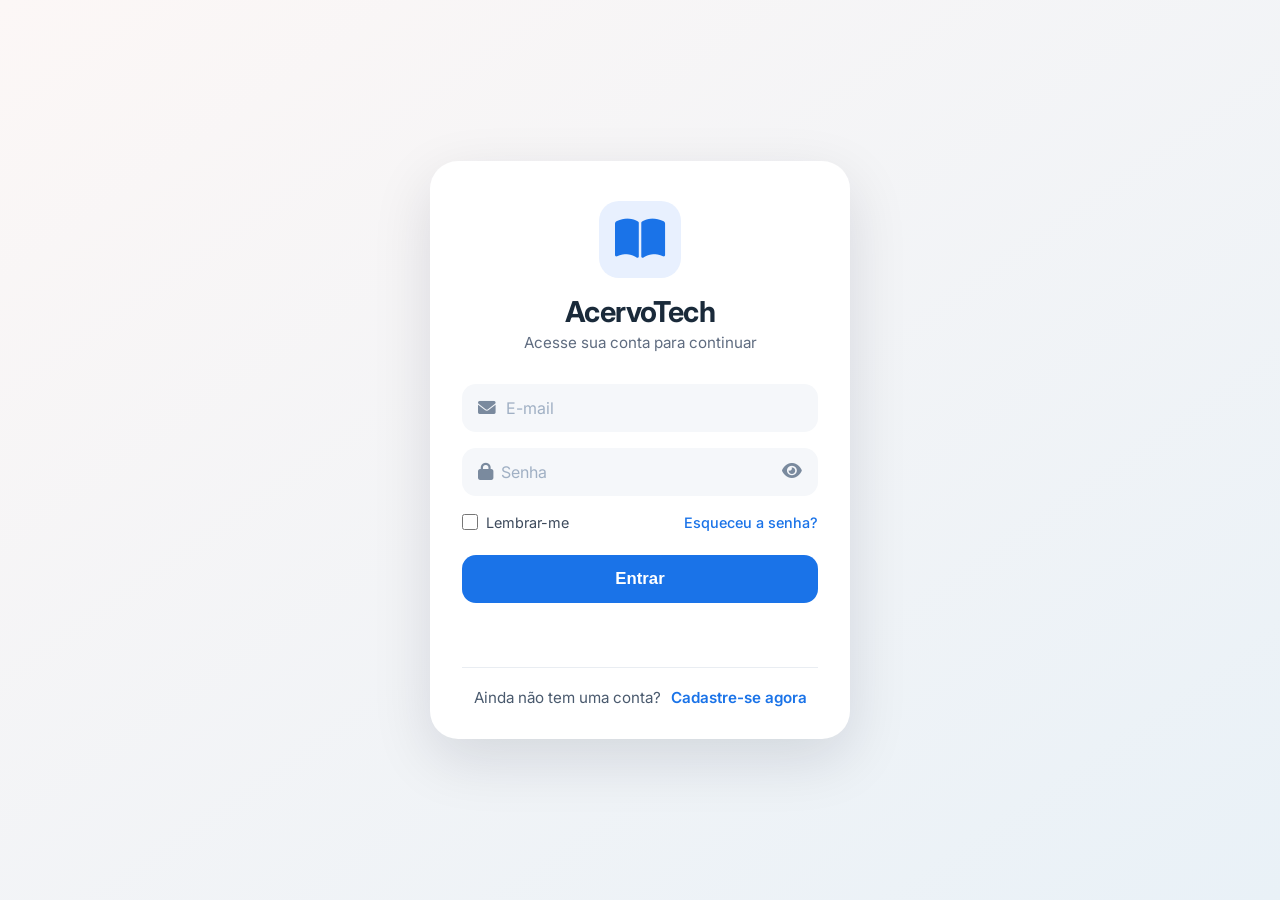
<file: ACERVO-TECH DIGITAL/index.html>
<!DOCTYPE html>
<html lang="pt-BR">
<head>
    <meta charset="UTF-8" />
    <meta name="viewport" content="width=device-width, initial-scale=1.0" />
    <title>Login • AcervoTech</title>
    <link rel="preconnect" href="https://fonts.googleapis.com" />
    <link rel="preconnect" href="https://fonts.gstatic.com" crossorigin />
    <link href="https://fonts.googleapis.com/css2?family=Inter:opsz,wght@14..32,400;14..32,500;14..32,600;14..32,700&display=swap" rel="stylesheet" />
    <link rel="stylesheet" href="https://cdnjs.cloudflare.com/ajax/libs/font-awesome/6.0.0-beta3/css/all.min.css" />
    <link rel="stylesheet" href="css/estilo.css" />
</head>
<body>
    <div class="login-wrapper">
        <div class="login-card">
            <div class="login-header">
                <i class="fas fa-book-open login-icon"></i>
                <h1>AcervoTech</h1>
                <p>Acesse sua conta para continuar</p>
            </div>
            <form id="formLogin" class="login-form">
                <div class="input-group">
                    <i class="fas fa-envelope"></i>
                    <input type="email" id="email" placeholder="E-mail" required />
                </div>
                <div class="input-group">
                    <i class="fas fa-lock"></i>
                    <input type="password" id="senha" placeholder="Senha" required />
                    <button type="button" class="toggle-password" onclick="toggleSenha()">
                        <i class="fas fa-eye" id="iconeOlho"></i>
                    </button>
                </div>
                <div class="login-options">
                    <label class="remember-me">
                        <input type="checkbox" id="lembrar" /> Lembrar-me
                    </label>
                    <a href="esqueci-senha.html" class="forgot-link">Esqueceu a senha?</a>
                </div>
                <button type="submit" class="btn-primary">Entrar</button>
                <div id="mensagemErro" class="error-message"></div>
            </form>
            <div class="login-footer">
                <span class="question">Ainda não tem uma conta?</span>
                <a href="register.html" class="register-link">Cadastre-se agora</a>
            </div>
        </div>
    </div>
    <script>
        function toggleSenha() {
            const campo = document.getElementById('senha');
            const icone = document.getElementById('iconeOlho');
            if (campo.type === 'password') {
                campo.type = 'text';
                icone.classList.remove('fa-eye');
                icone.classList.add('fa-eye-slash');
            } else {
                campo.type = 'password';
                icone.classList.remove('fa-eye-slash');
                icone.classList.add('fa-eye');
            }
        }
    </script>
    <script src="js/auth.js"></script>
</body>
</html>
</file>
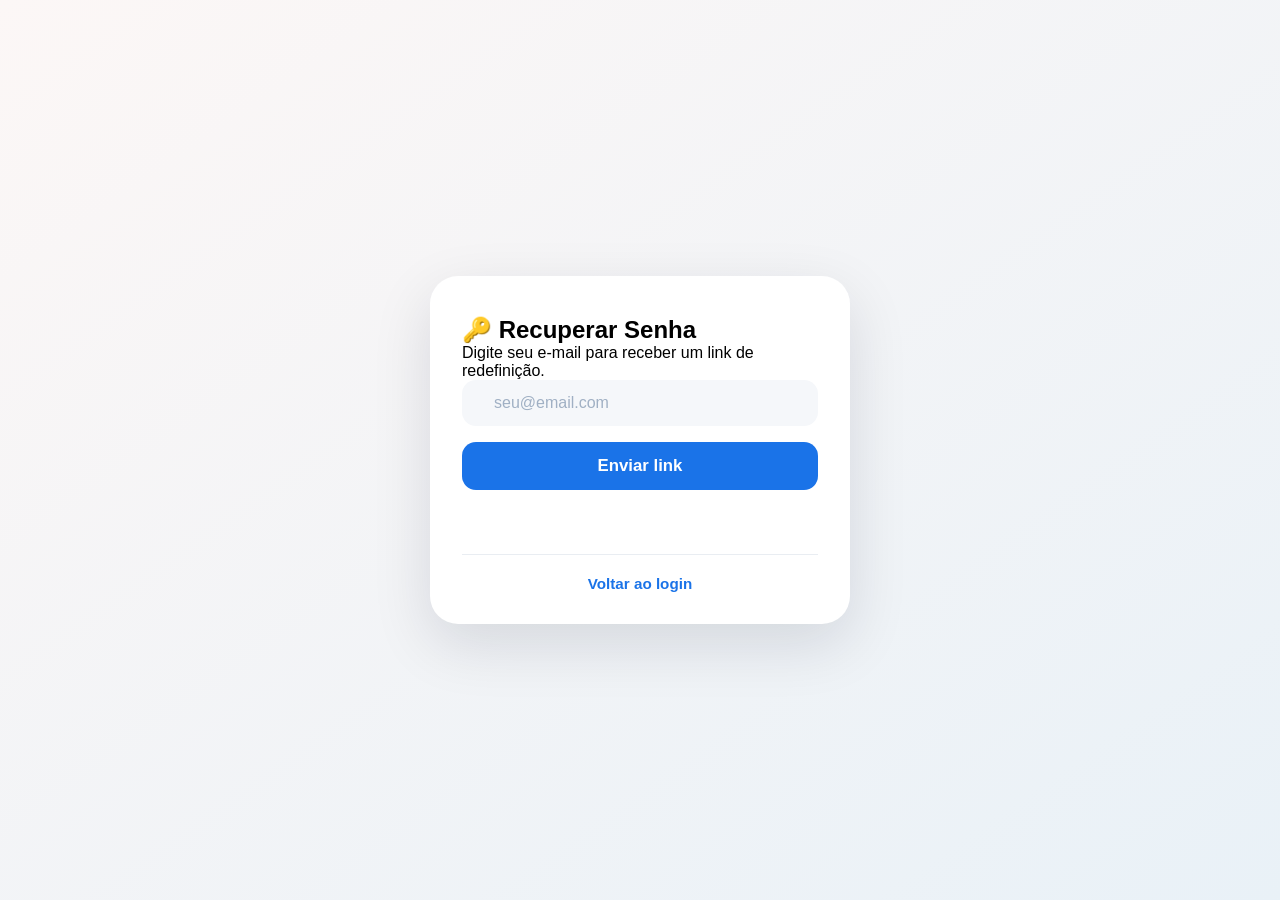
<file: ACERVO-TECH DIGITAL/esqueci-senha.html>
<!DOCTYPE html>
<html lang="pt-BR">
<head>
    <meta charset="UTF-8" />
    <meta name="viewport" content="width=device-width, initial-scale=1.0" />
    <title>Recuperar Senha</title>
    <link rel="stylesheet" href="css/estilo.css" />
</head>
<body>
    <div class="login-wrapper">
        <div class="login-card">
            <h2>🔑 Recuperar Senha</h2>
            <p>Digite seu e-mail para receber um link de redefinição.</p>
            <form id="formRecuperar" class="login-form">
                <div class="input-group">
                    <i class="fas fa-envelope"></i>
                    <input type="email" id="emailRecuperacao" placeholder="seu@email.com" required />
                </div>
                <button type="submit" class="btn-primary">Enviar link</button>
                <div id="mensagemRecuperacao" class="error-message"></div>
            </form>
            <div class="login-footer">
                <a href="index.html" class="register-link">Voltar ao login</a>
            </div>
        </div>
    </div>
    <script>
        document.getElementById('formRecuperar').addEventListener('submit', function(e) {
            e.preventDefault();
            const email = document.getElementById('emailRecuperacao').value;
            document.getElementById('mensagemRecuperacao').innerHTML =
                `<span style="color:#2e7d32;">Link enviado para ${email} (simulação).</span>`;
            document.getElementById('emailRecuperacao').value = '';
        });
    </script>
</body>
</html>
</file>
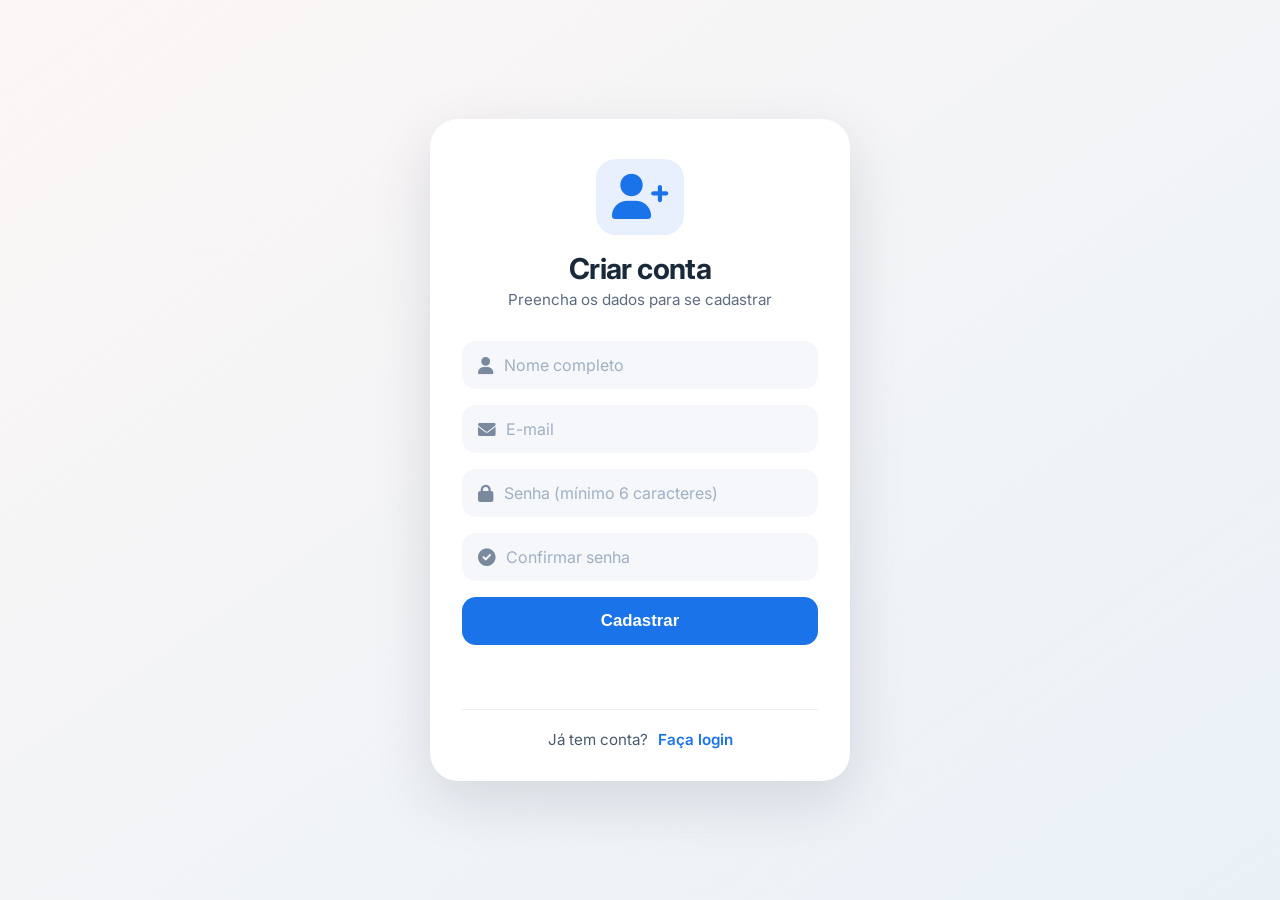
<file: ACERVO-TECH DIGITAL/register.html>
<!DOCTYPE html>
<html lang="pt-BR">
<head>
    <meta charset="UTF-8" />
    <meta name="viewport" content="width=device-width, initial-scale=1.0" />
    <title>Cadastro • AcervoTech</title>
    <link rel="preconnect" href="https://fonts.googleapis.com" />
    <link rel="preconnect" href="https://fonts.gstatic.com" crossorigin />
    <link href="https://fonts.googleapis.com/css2?family=Inter:opsz,wght@14..32,400;14..32,500;14..32,600;14..32,700&display=swap" rel="stylesheet" />
    <link rel="stylesheet" href="https://cdnjs.cloudflare.com/ajax/libs/font-awesome/6.0.0-beta3/css/all.min.css" />
    <link rel="stylesheet" href="css/estilo.css" />
</head>
<body>
    <div class="login-wrapper">
        <div class="login-card">
            <div class="login-header">
                <i class="fas fa-user-plus login-icon"></i>
                <h1>Criar conta</h1>
                <p>Preencha os dados para se cadastrar</p>
            </div>
            <form id="formCadastro" class="login-form">
                <div class="input-group">
                    <i class="fas fa-user"></i>
                    <input type="text" id="nomeCompleto" placeholder="Nome completo" required />
                </div>
                <div class="input-group">
                    <i class="fas fa-envelope"></i>
                    <input type="email" id="emailCadastro" placeholder="E-mail" required />
                </div>
                <div class="input-group">
                    <i class="fas fa-lock"></i>
                    <input type="password" id="senhaCadastro" placeholder="Senha (mínimo 6 caracteres)" required minlength="6" />
                </div>
                <div class="input-group">
                    <i class="fas fa-check-circle"></i>
                    <input type="password" id="confirmarSenha" placeholder="Confirmar senha" required />
                </div>
                <button type="submit" class="btn-primary">Cadastrar</button>
                <div id="mensagemCadastro" class="error-message"></div>
            </form>
            <div class="login-footer">
                <span class="question">Já tem conta?</span>
                <a href="index.html" class="register-link">Faça login</a>
            </div>
        </div>
    </div>
    <script>
        document.getElementById('formCadastro').addEventListener('submit', function(e) {
            e.preventDefault();
            const nome = document.getElementById('nomeCompleto').value.trim();
            const email = document.getElementById('emailCadastro').value.trim();
            const senha = document.getElementById('senhaCadastro').value;
            const confirmar = document.getElementById('confirmarSenha').value;
            const msg = document.getElementById('mensagemCadastro');

            if (senha !== confirmar) {
                msg.textContent = 'As senhas não coincidem.';
                msg.style.color = '#d32f2f';
                return;
            }
            if (senha.length < 6) {
                msg.textContent = 'A senha deve ter pelo menos 6 caracteres.';
                msg.style.color = '#d32f2f';
                return;
            }

            const usuarios = JSON.parse(localStorage.getItem('usuariosCadastrados') || '[]');
            if (usuarios.some(u => u.email === email)) {
                msg.textContent = 'Este e-mail já está cadastrado.';
                msg.style.color = '#d32f2f';
                return;
            }
            usuarios.push({ nome, email, senha });
            localStorage.setItem('usuariosCadastrados', JSON.stringify(usuarios));
            msg.textContent = 'Cadastro realizado! Redirecionando...';
            msg.style.color = '#2e7d32';
            setTimeout(() => window.location.href = 'index.html', 1500);
        });
    </script>
</body>
</html>
</file>
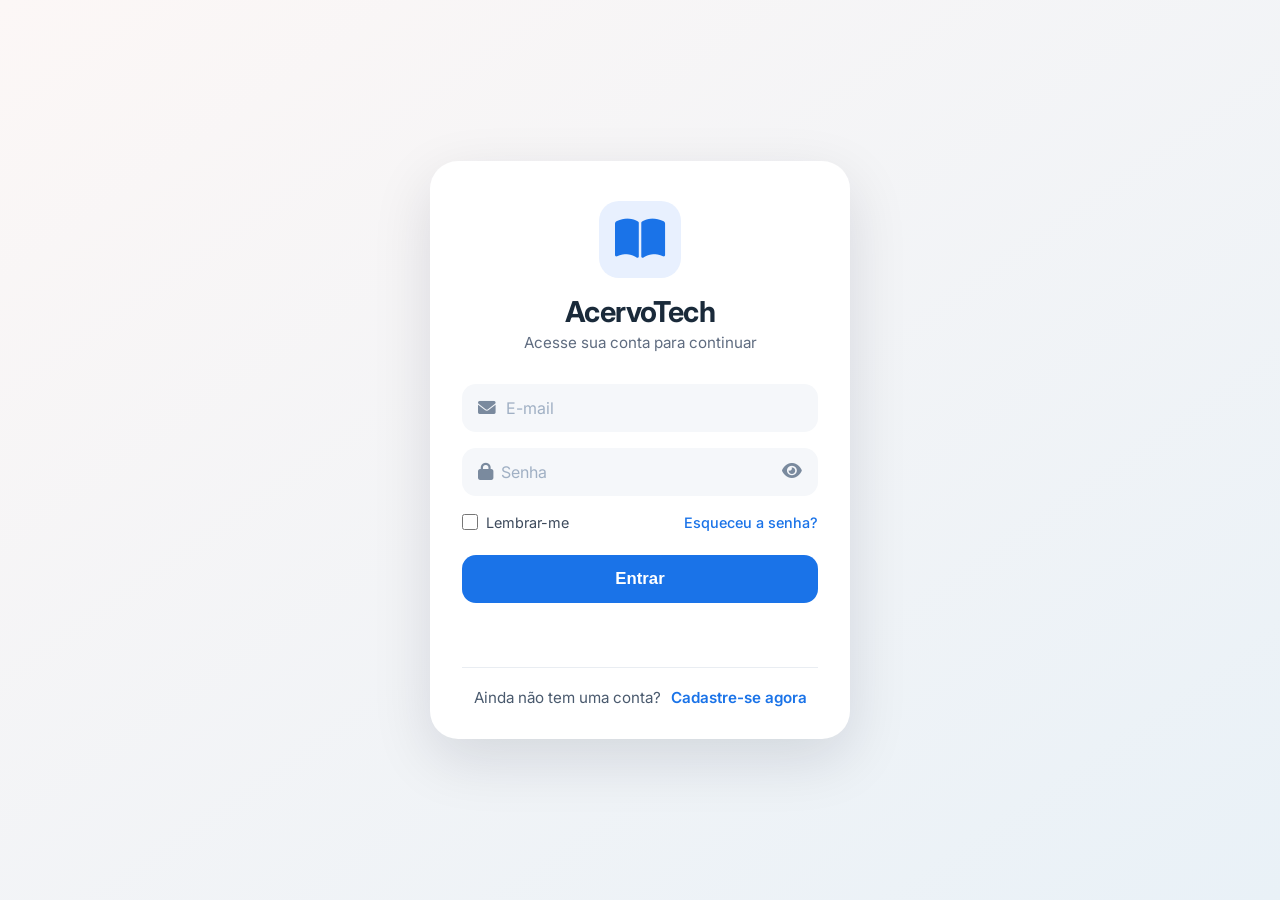
<file: ACERVO-TECH DIGITAL/pages/consultar.html>
<!DOCTYPE html>
<html lang="pt-BR">
<head>
    <meta charset="UTF-8">
    <meta name="viewport" content="width=device-width, initial-scale=1.0">
    <title>Consultar - AcervoTech</title>
    <link rel="stylesheet" href="../css/estilo.css">
</head>
<body>
    <div class="container">
        <nav>
            <div class="logo">📚 AcervoTech</div>
            <div class="menu">
                <a href="dashboard.html">Dashboard</a>
                <a href="livros.html">Livros</a>
                <a href="usuarios.html">Usuários</a>
                <a href="emprestimos.html">Empréstimos</a>
                <a href="devolucoes.html">Devoluções</a>
                <a href="consultar.html" class="ativo">Consultar</a>
                <a href="relatorios.html">Relatórios</a>
            </div>
            <div class="usuario">
                <span id="nomeUsuario"></span>
                <button onclick="logout()">Sair</button>
            </div>
        </nav>

        <h2>Consultar Acervo</h2>
        <div class="busca">
            <input type="text" id="campoBusca" placeholder="Digite título ou autor...">
            <button onclick="buscar()">Buscar</button>
            <button onclick="limparBusca()" style="background:#999;">Limpar</button>
        </div>
        <div id="resultados"></div>
    </div>

    <script src="../js/dados.js"></script>
    <script src="../js/auth.js"></script>
    <script>
        function buscar() {
            const termo = document.getElementById('campoBusca').value.trim().toLowerCase();
            const container = document.getElementById('resultados');
            if (!termo) {
                container.innerHTML = '<p>Digite um termo para buscar.</p>';
                return;
            }
            const resultados = livros.filter(l => 
                l.titulo.toLowerCase().includes(termo) || 
                l.autor.toLowerCase().includes(termo)
            );
            if (resultados.length === 0) {
                container.innerHTML = `<p>Nenhum livro encontrado para "${termo}".</p>`;
                return;
            }
            let html = `<h3>${resultados.length} resultado(s):</h3><div class="card-grid">`;
            resultados.forEach(l => {
                html += `
                    <div class="card" style="text-align:left;">
                        <h4>${l.titulo}</h4>
                        <p><strong>Autor:</strong> ${l.autor}</p>
                        <p><strong>ISBN:</strong> ${l.isbn}</p>
                        <p><strong>Categoria:</strong> ${l.categoria}</p>
                        <p><strong>Disponíveis:</strong> ${l.disponiveis} / ${l.exemplares}</p>
                        <p>${l.disponiveis > 0 ? '✅ Disponível' : '❌ Indisponível'}</p>
                    </div>
                `;
            });
            html += '</div>';
            container.innerHTML = html;
        }

        function limparBusca() {
            document.getElementById('campoBusca').value = '';
            document.getElementById('resultados').innerHTML = '';
        }

        document.addEventListener('DOMContentLoaded', function() {
            verificarAutenticacao();
            exibirUsuarioNoMenu();
            document.getElementById('campoBusca').addEventListener('keypress', function(e) {
                if (e.key === 'Enter') buscar();
            });
        });
    </script>
</body>
</html>
</file>
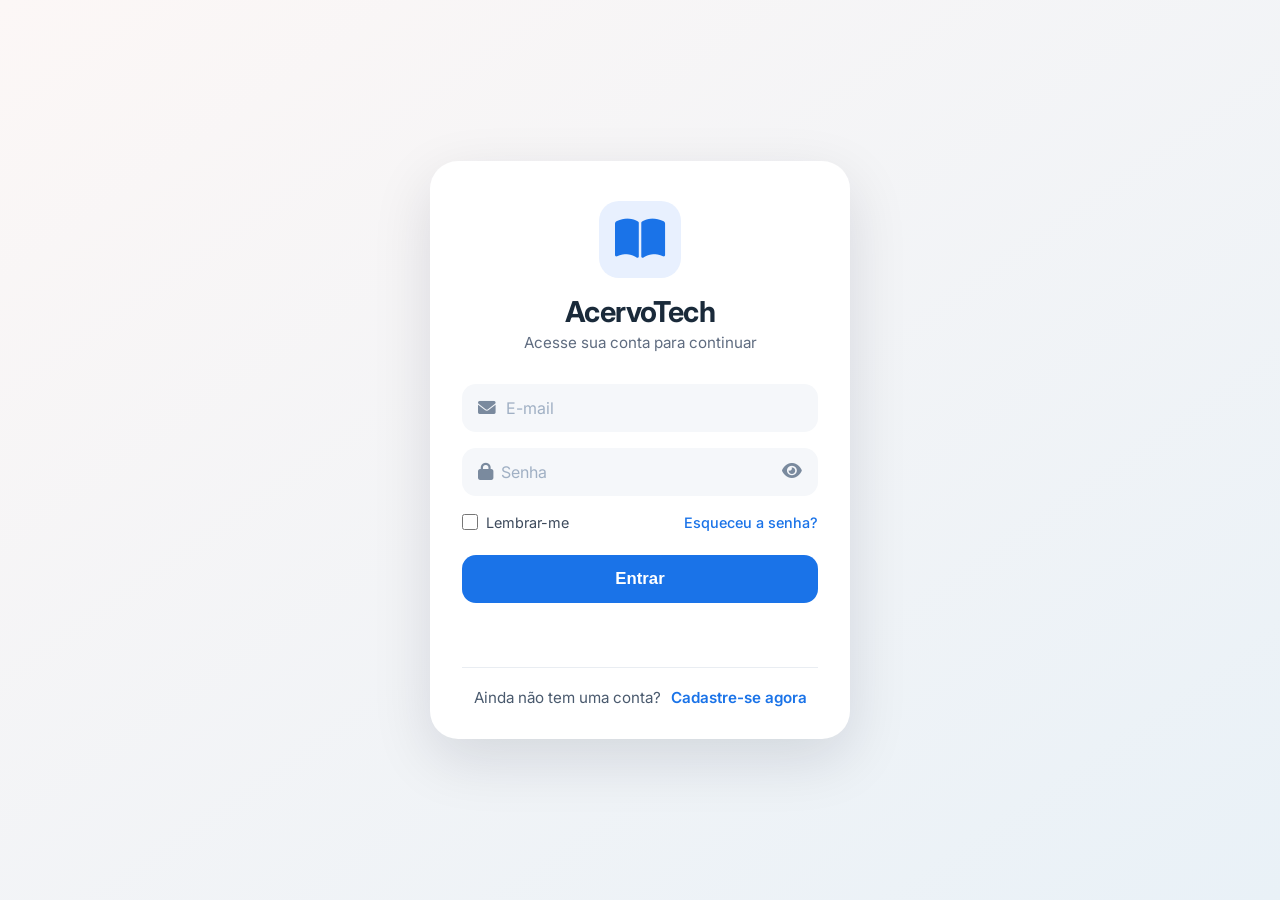
<file: ACERVO-TECH DIGITAL/pages/dashboard.html>
<!DOCTYPE html>
<html lang="pt-BR">
<head>
    <meta charset="UTF-8">
    <meta name="viewport" content="width=device-width, initial-scale=1.0">
    <title>Dashboard - AcervoTech</title>
    <link rel="stylesheet" href="../css/estilo.css">
</head>
<body>
    <div class="container">
        <nav>
            <div class="logo">📚 AcervoTech</div>
            <div class="menu">
                <a href="dashboard.html" class="ativo">Dashboard</a>
                <a href="livros.html">Livros</a>
                <a href="usuarios.html">Usuários</a>
                <a href="emprestimos.html">Empréstimos</a>
                <a href="devolucoes.html">Devoluções</a>
                <a href="consultar.html">Consultar</a>
                <a href="relatorios.html">Relatórios</a>
            </div>
            <div class="usuario">
                <span id="nomeUsuario"></span>
                <button onclick="logout()">Sair</button>
            </div>
        </nav>

        <h2>Dashboard</h2>
        <div class="card-grid">
            <div class="card primary"><h3>Total Livros</h3><div class="numero" id="totalLivros">0</div></div>
            <div class="card success"><h3>Usuários Ativos</h3><div class="numero" id="totalUsuarios">0</div></div>
            <div class="card warning"><h3>Empréstimos Ativos</h3><div class="numero" id="totalEmprestimos">0</div></div>
            <div class="card danger"><h3>Indisponíveis</h3><div class="numero" id="totalIndisponiveis">0</div></div>
        </div>

        <div id="areaAdmin" style="display:none;" class="alert">🔒 Administrador – acesso total.</div>
        <div id="areaVisitante" style="display:none;" class="alert">👤 Visitante – apenas consulta.</div>
    </div>

    <script src="../js/dados.js"></script>
    <script src="../js/auth.js"></script>
    <script>
        document.addEventListener('DOMContentLoaded', function() {
            const usuario = verificarAutenticacao();
            exibirUsuarioNoMenu();
            if (usuario.perfil === 'administrador') {
                document.getElementById('areaAdmin').style.display = 'block';
            } else {
                document.getElementById('areaVisitante').style.display = 'block';
            }
            document.getElementById('totalLivros').textContent = livros.length;
            document.getElementById('totalUsuarios').textContent = usuarios.filter(u => u.ativo).length;
            document.getElementById('totalEmprestimos').textContent = emprestimos.filter(e => e.status === 'ativo').length;
            document.getElementById('totalIndisponiveis').textContent = livros.filter(l => l.disponiveis === 0).length;
        });
    </script>
</body>
</html>
</file>
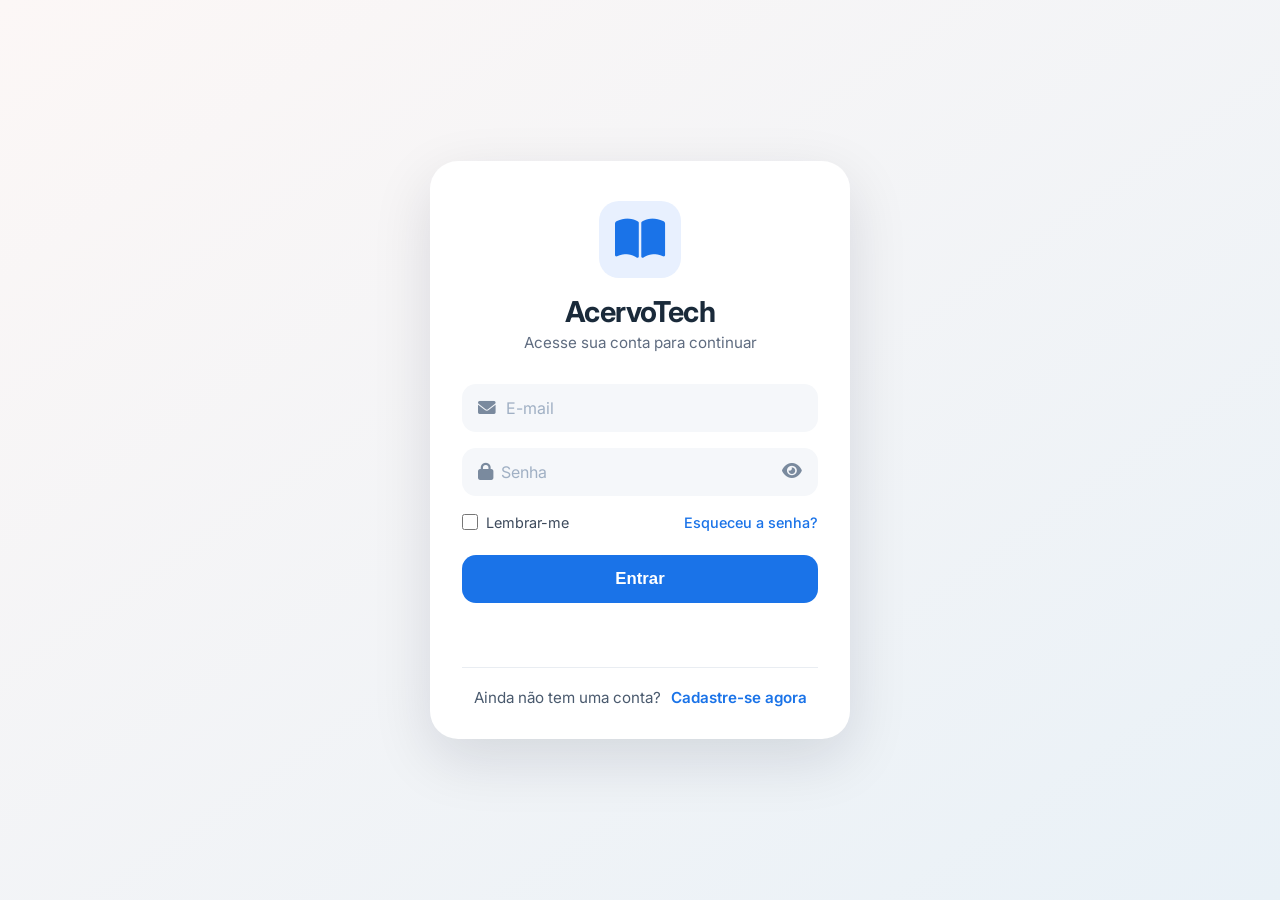
<file: ACERVO-TECH DIGITAL/pages/devolucoes.html>
<!DOCTYPE html>
<html lang="pt-BR">
<head>
    <meta charset="UTF-8">
    <meta name="viewport" content="width=device-width, initial-scale=1.0">
    <title>Devoluções - AcervoTech</title>
    <link rel="stylesheet" href="../css/estilo.css">
</head>
<body>
    <div class="container">
        <nav>
            <div class="logo">📚 AcervoTech</div>
            <div class="menu">
                <a href="dashboard.html">Dashboard</a>
                <a href="livros.html">Livros</a>
                <a href="usuarios.html">Usuários</a>
                <a href="emprestimos.html">Empréstimos</a>
                <a href="devolucoes.html" class="ativo">Devoluções</a>
                <a href="consultar.html">Consultar</a>
                <a href="relatorios.html">Relatórios</a>
            </div>
            <div class="usuario">
                <span id="nomeUsuario"></span>
                <button onclick="logout()">Sair</button>
            </div>
        </nav>

        <h2>Registrar Devolução</h2>
        <div class="tabela-wrapper">
            <table>
                <thead><tr><th>ID</th><th>Livro</th><th>Usuário</th><th>Previsão</th><th>Status</th><th>Ação</th></tr></thead>
                <tbody id="tabelaDevolucoes"></tbody>
            </table>
        </div>

        <div id="detalhesMulta" style="display:none; margin-top:20px; background:white; padding:20px; border-radius:16px;">
            <h3>Detalhes da Devolução</h3>
            <div id="infoMulta"></div>
            <button onclick="confirmarDevolucao()" class="btn-primary" style="width:auto;">Confirmar Devolução</button>
            <button onclick="fecharDetalhesMulta()" style="background:#999; border:none; padding:10px 20px; border-radius:12px; color:white; cursor:pointer;">Cancelar</button>
        </div>
    </div>

    <script src="../js/dados.js"></script>
    <script src="../js/auth.js"></script>
    <script>
        let emprestimoSelecionado = null;

        function carregarDevolucoes() {
            const tbody = document.getElementById('tabelaDevolucoes');
            tbody.innerHTML = '';
            const ativos = emprestimos.filter(e => e.status === 'ativo');
            if (ativos.length === 0) {
                tbody.innerHTML = '<tr><td colspan="6">Nenhum empréstimo ativo.</td></tr>';
                return;
            }
            ativos.forEach(e => {
                const livro = livros.find(l => l.id === e.idLivro);
                const usuario = usuarios.find(u => u.id === e.idUsuario);
                const hoje = new Date();
                const previsao = new Date(e.dataDevolucaoPrevista);
                const atrasado = hoje > previsao;
                const tr = document.createElement('tr');
                tr.innerHTML = `
                    <td>${e.id}</td>
                    <td>${livro ? livro.titulo : 'N/A'}</td>
                    <td>${usuario ? usuario.nome : 'N/A'}</td>
                    <td>${e.dataDevolucaoPrevista}</td>
                    <td><span class="status ${atrasado ? 'atrasado' : 'ativo'}">${atrasado ? 'Atrasado' : 'Em dia'}</span></td>
                    <td><button onclick="prepararDevolucao(${e.id})" class="btn-primary" style="width:auto; padding:6px 16px;">Devolver</button></td>
                `;
                tbody.appendChild(tr);
            });
        }

        function prepararDevolucao(id) {
            const emprestimo = emprestimos.find(e => e.id === id);
            if (!emprestimo) return;
            emprestimoSelecionado = emprestimo;
            const hoje = new Date();
            const previsao = new Date(emprestimo.dataDevolucaoPrevista);
            let multa = 0, dias = 0, msg = '✅ Em dia. Sem multa.';
            if (hoje > previsao) {
                dias = Math.ceil((hoje - previsao) / (1000*60*60*24));
                multa = dias * 2.00;
                msg = `⚠️ Atraso de ${dias} dias. Multa: R$ ${multa.toFixed(2)}`;
            }
            document.getElementById('infoMulta').innerHTML = `
                <p><strong>Livro:</strong> ${livros.find(l => l.id === emprestimo.idLivro)?.titulo || 'N/A'}</p>
                <p><strong>Usuário:</strong> ${usuarios.find(u => u.id === emprestimo.idUsuario)?.nome || 'N/A'}</p>
                <p><strong>Previsão:</strong> ${emprestimo.dataDevolucaoPrevista}</p>
                <hr>
                <p>${msg}</p>
                ${multa > 0 ? `<p style="color:red;">Valor a pagar: R$ ${multa.toFixed(2)}</p>` : ''}
            `;
            document.getElementById('detalhesMulta').style.display = 'block';
        }

        function fecharDetalhesMulta() {
            document.getElementById('detalhesMulta').style.display = 'none';
            emprestimoSelecionado = null;
        }

        function confirmarDevolucao() {
            if (!emprestimoSelecionado) return;
            const emprestimo = emprestimoSelecionado;
            emprestimo.status = 'finalizado';
            const livro = livros.find(l => l.id === emprestimo.idLivro);
            if (livro) livro.disponiveis = Math.min(livro.disponiveis + 1, livro.exemplares);
            fecharDetalhesMulta();
            carregarDevolucoes();
            alert('Devolução registrada com sucesso!');
        }

        document.addEventListener('DOMContentLoaded', function() {
            verificarAutenticacao();
            exibirUsuarioNoMenu();
            carregarDevolucoes();
        });
    </script>
</body>
</html>
</file>
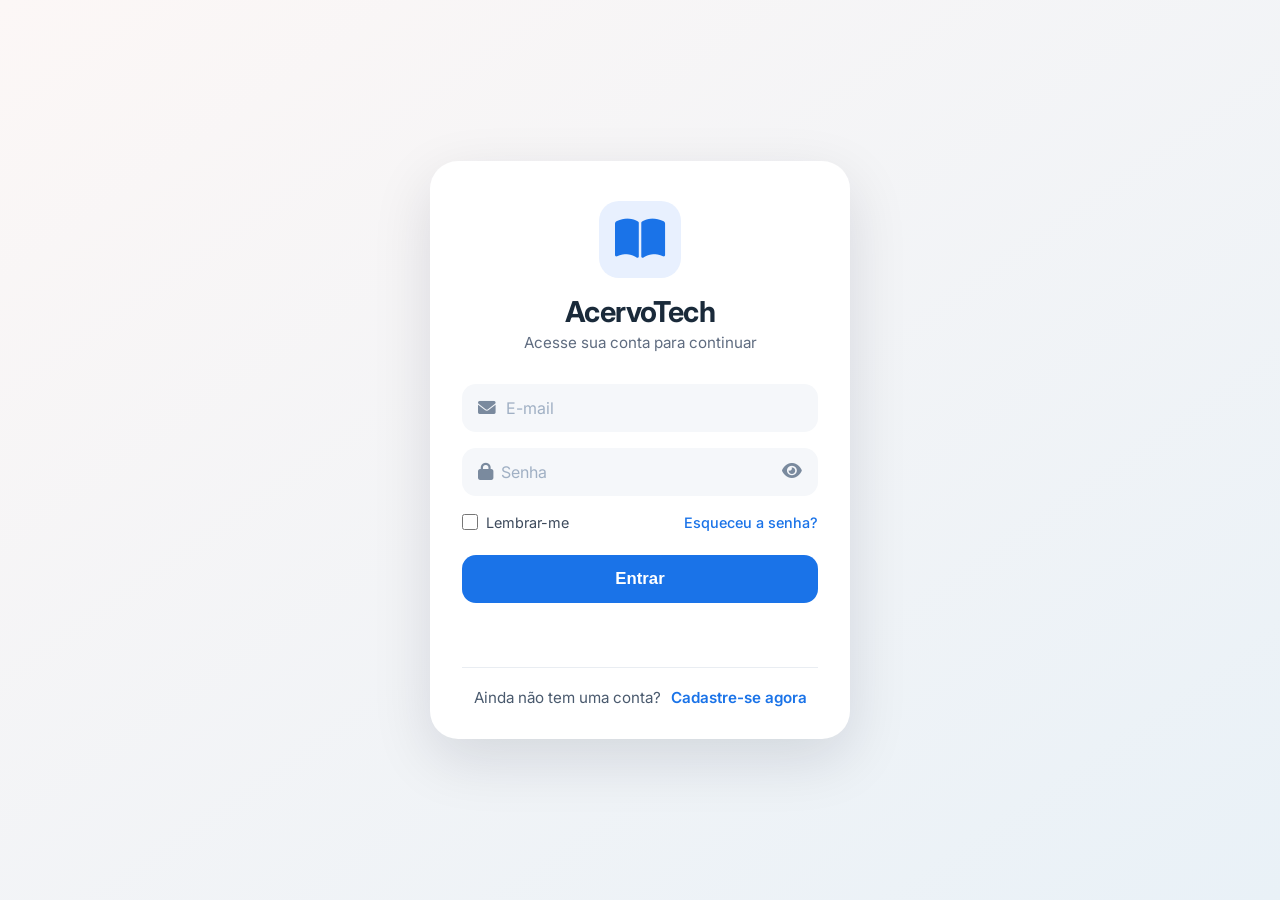
<file: ACERVO-TECH DIGITAL/pages/emprestimos.html>
<!DOCTYPE html>
<html lang="pt-BR">
<head>
    <meta charset="UTF-8">
    <meta name="viewport" content="width=device-width, initial-scale=1.0">
    <title>Empréstimos - AcervoTech</title>
    <link rel="stylesheet" href="../css/estilo.css">
</head>
<body>
    <div class="container">
        <nav>
            <div class="logo">📚 AcervoTech</div>
            <div class="menu">
                <a href="dashboard.html">Dashboard</a>
                <a href="livros.html">Livros</a>
                <a href="usuarios.html">Usuários</a>
                <a href="emprestimos.html" class="ativo">Empréstimos</a>
                <a href="devolucoes.html">Devoluções</a>
                <a href="consultar.html">Consultar</a>
                <a href="relatorios.html">Relatórios</a>
            </div>
            <div class="usuario">
                <span id="nomeUsuario"></span>
                <button onclick="logout()">Sair</button>
            </div>
        </nav>

        <h2>Registrar Empréstimo</h2>
        <button onclick="abrirFormEmprestimo()" class="btn-primary" style="width:auto; margin-bottom:16px;">+ Novo Empréstimo</button>

        <div class="tabela-wrapper">
            <table>
                <thead><tr><th>ID</th><th>Livro</th><th>Usuário</th><th>Data Empréstimo</th><th>Previsão</th><th>Status</th></tr></thead>
                <tbody id="tabelaEmprestimos"></tbody>
            </table>
        </div>

        <div id="formEmprestimoContainer" style="display:none; margin-top:20px;">
            <div class="form-padrao">
                <h3>Novo Empréstimo</h3>
                <form id="formEmprestimo">
                    <div class="campo"><label>Livro</label><select id="idLivro" required></select></div>
                    <div class="campo"><label>Usuário</label><select id="idUsuario" required></select></div>
                    <div class="campo"><label>Data prevista devolução</label><input type="date" id="dataDevolucao" required></div>
                    <button type="submit">Registrar</button>
                    <button type="button" onclick="fecharFormEmprestimo()" style="background:#999; margin-top:10px;">Cancelar</button>
                </form>
            </div>
        </div>
    </div>

    <script src="../js/dados.js"></script>
    <script src="../js/auth.js"></script>
    <script src="../js/emprestimos.js"></script>
    <script>
        document.addEventListener('DOMContentLoaded', function() {
            verificarAutenticacao();
            exibirUsuarioNoMenu();
            carregarTabelaEmprestimos();
            carregarSelects();
        });
    </script>
</body>
</html>
</file>
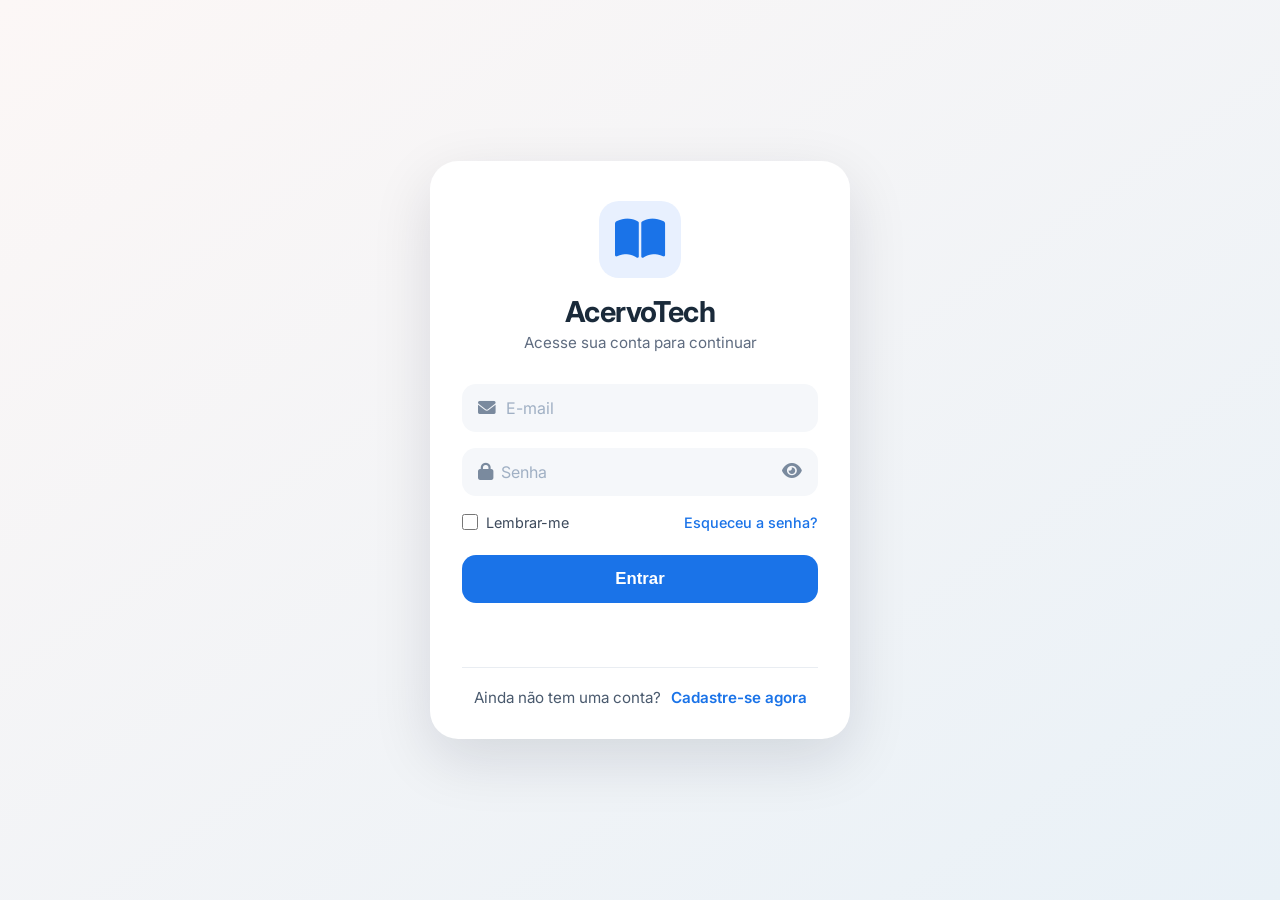
<file: ACERVO-TECH DIGITAL/pages/livros.html>
<!DOCTYPE html>
<html lang="pt-BR">
<head>
    <meta charset="UTF-8">
    <meta name="viewport" content="width=device-width, initial-scale=1.0">
    <title>AcervoTech</title>
    <link rel="stylesheet" href="../css/estilo.css">
</head>
<body>
    <div class="container">
        <nav>
            <div class="logo">📚 AcervoTech</div>
            <div class="menu">
                <a href="dashboard.html">Dashboard</a>
                <a href="livros.html" class="ativo">Livros</a>
                <a href="usuarios.html">Usuários</a>
                <a href="emprestimos.html">Empréstimos</a>
                <a href="devolucoes.html">Devoluções</a>
                <a href="consultar.html">Consultar</a>
                <a href="relatorios.html">Relatórios</a>
            </div>
            <div class="usuario">
                <span id="nomeUsuario"></span>
                <button onclick="logout()">Sair</button>
            </div>
        </nav>

        <h2>Gerenciar Livros</h2>
        <button onclick="abrirFormLivro()" class="btn-primary" style="width:auto; margin-bottom:16px;">+ Novo Livro</button>

        <div class="tabela-wrapper">
            <table>
                <thead><tr><th>ID</th><th>Título</th><th>Autor</th><th>ISBN</th><th>Categoria</th><th>Exemplares</th><th>Disponíveis</th><th>Ações</th></tr></thead>
                <tbody id="tabelaLivros"></tbody>
            </table>
        </div>

        <div id="formLivroContainer" style="display:none; margin-top:20px;">
            <div class="form-padrao">
                <h3 id="formLivroTitulo">Cadastrar Livro</h3>
                <form id="formLivro">
                    <input type="hidden" id="livroId">
                    <div class="campo"><label>Título</label><input type="text" id="titulo" required></div>
                    <div class="campo"><label>Autor</label><input type="text" id="autor" required></div>
                    <div class="campo"><label>ISBN</label><input type="text" id="isbn" required></div>
                    <div class="campo"><label>Categoria</label><input type="text" id="categoria" required></div>
                    <div class="campo"><label>Exemplares</label><input type="number" id="exemplares" min="1" value="1" required></div>
                    <button type="submit">Salvar</button>
                    <button type="button" onclick="fecharFormLivro()" style="background:#999; margin-top:10px;">Cancelar</button>
                </form>
            </div>
        </div>
    </div>

    <script src="../js/dados.js"></script>
    <script src="../js/auth.js"></script>
    <script src="../js/livros.js"></script>
    <script>
        document.addEventListener('DOMContentLoaded', function() {
            verificarAutenticacao();
            exibirUsuarioNoMenu();
            carregarTabelaLivros();
        });
    </script>
</body>
</html>
</file>
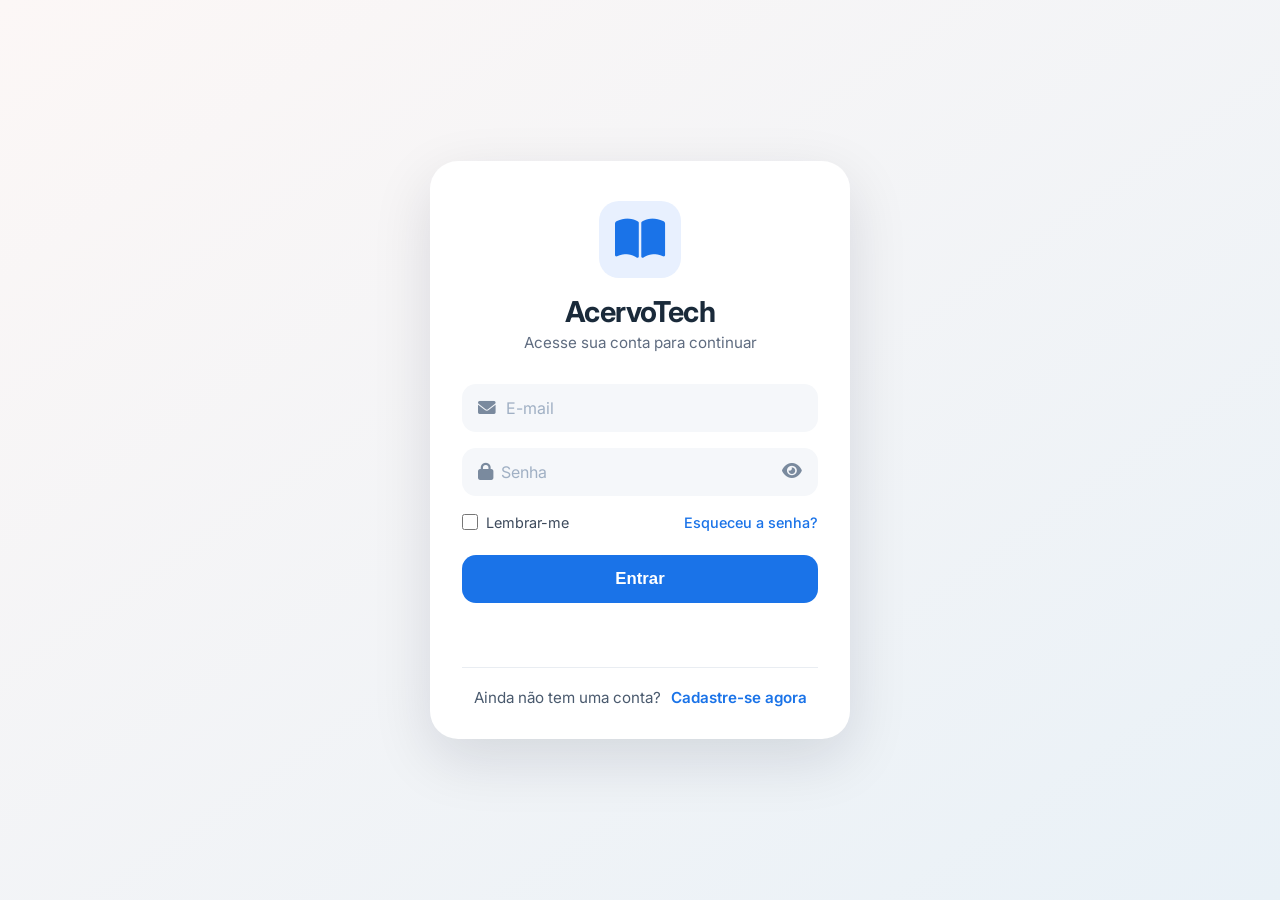
<file: ACERVO-TECH DIGITAL/pages/relatorios.html>
<!DOCTYPE html>
<html lang="pt-BR">
<head>
    <meta charset="UTF-8">
    <meta name="viewport" content="width=device-width, initial-scale=1.0">
    <title>Relatórios - AcervoTech</title>
    <link rel="stylesheet" href="../css/estilo.css">
</head>
<body>
    <div class="container">
        <nav>
            <div class="logo">📚 AcervoTech</div>
            <div class="menu">
                <a href="dashboard.html">Dashboard</a>
                <a href="livros.html">Livros</a>
                <a href="usuarios.html">Usuários</a>
                <a href="emprestimos.html">Empréstimos</a>
                <a href="devolucoes.html">Devoluções</a>
                <a href="consultar.html">Consultar</a>
                <a href="relatorios.html" class="ativo">Relatórios</a>
            </div>
            <div class="usuario">
                <span id="nomeUsuario"></span>
                <button onclick="logout()">Sair</button>
            </div>
        </nav>

        <h2>Relatórios</h2>
        <div class="card-grid">
            <div class="card primary"><h3>Total Livros</h3><div class="numero" id="totalLivrosRel">0</div></div>
            <div class="card success"><h3>Usuários Ativos</h3><div class="numero" id="totalUsuariosRel">0</div></div>
            <div class="card warning"><h3>Empréstimos Ativos</h3><div class="numero" id="totalEmprestimosRel">0</div></div>
            <div class="card danger"><h3>Indisponíveis</h3><div class="numero" id="totalIndisponiveisRel">0</div></div>
        </div>

        <div style="display:flex; gap:10px; flex-wrap:wrap; margin:20px 0;">
            <button onclick="exportarCSV()" class="btn-primary" style="width:auto;">📄 Exportar CSV</button>
            <button onclick="simularPDF()" class="btn-primary" style="width:auto; background:#6c757d;">📑 Simular PDF</button>
            <button onclick="relatorioPendencias()" class="btn-primary" style="width:auto; background:#f9a825;">⚠️ Pendências</button>
            <button onclick="relatorioGeral()" class="btn-primary" style="width:auto; background:#2e7d32;">📋 Relatório Geral</button>
        </div>

        <div id="areaRelatorio" style="background:white; padding:20px; border-radius:16px; margin-top:20px;">
            Clique em um botão para gerar o relatório.
        </div>
    </div>

    <script src="../js/dados.js"></script>
    <script src="../js/auth.js"></script>
    <script>
        function atualizarResumos() {
            document.getElementById('totalLivrosRel').textContent = livros.length;
            document.getElementById('totalUsuariosRel').textContent = usuarios.filter(u => u.ativo).length;
            document.getElementById('totalEmprestimosRel').textContent = emprestimos.filter(e => e.status === 'ativo').length;
            document.getElementById('totalIndisponiveisRel').textContent = livros.filter(l => l.disponiveis === 0).length;
        }

        function exportarCSV() {
            let csv = "ID,Título,Autor,ISBN,Categoria,Exemplares,Disponíveis\n";
            livros.forEach(l => {
                csv += `${l.id},"${l.titulo}","${l.autor}","${l.isbn}","${l.categoria}",${l.exemplares},${l.disponiveis}\n`;
            });
            const blob = new Blob([csv], { type: 'text/csv;charset=utf-8;' });
            const link = document.createElement('a');
            link.href = URL.createObjectURL(blob);
            link.download = 'relatorio_acervo.csv';
            document.body.appendChild(link);
            link.click();
            document.body.removeChild(link);
            document.getElementById('areaRelatorio').innerHTML = '<p>✅ CSV baixado com sucesso!</p>';
        }

        function simularPDF() {
            let html = '<h3>Simulação de PDF</h3><table class="tabela-wrapper"><thead><tr><th>ID</th><th>Título</th><th>Autor</th></tr></thead><tbody>';
            livros.slice(0, 5).forEach(l => {
                html += `<tr><td>${l.id}</td><td>${l.titulo}</td><td>${l.autor}</td></tr>`;
            });
            html += '</tbody></table><p><em>Exemplo dos 5 primeiros livros.</em></p>';
            document.getElementById('areaRelatorio').innerHTML = html;
        }

        function relatorioPendencias() {
            const hoje = new Date();
            const atrasados = emprestimos.filter(e => e.status === 'ativo' && new Date(e.dataDevolucaoPrevista) < hoje);
            if (atrasados.length === 0) {
                document.getElementById('areaRelatorio').innerHTML = '<p>✅ Nenhuma pendência de atraso.</p>';
                return;
            }
            let html = `<h3>⚠️ Pendências (${atrasados.length})</h3><ul>`;
            atrasados.forEach(e => {
                const usuario = usuarios.find(u => u.id === e.idUsuario);
                const livro = livros.find(l => l.id === e.idLivro);
                const dias = Math.ceil((hoje - new Date(e.dataDevolucaoPrevista)) / (1000*60*60*24));
                html += `<li>${usuario?.nome || 'N/A'} - ${livro?.titulo || 'N/A'} (${dias} dias atrasado)</li>`;
            });
            html += '</ul>';
            document.getElementById('areaRelatorio').innerHTML = html;
        }

        function relatorioGeral() {
            const categorias = {};
            livros.forEach(l => { categorias[l.categoria] = (categorias[l.categoria] || 0) + 1; });
            let html = '<h3>📋 Relatório Geral</h3><ul>';
            html += `<li>Total de livros: ${livros.length}</li>`;
            html += `<li>Usuários ativos: ${usuarios.filter(u => u.ativo).length}</li>`;
            html += `<li>Empréstimos ativos: ${emprestimos.filter(e => e.status === 'ativo').length}</li>`;
            html += '<li>Distribuição por categoria: ';
            for (let [cat, qtd] of Object.entries(categorias)) {
                html += `${cat}: ${qtd} `;
            }
            html += '</li></ul>';
            document.getElementById('areaRelatorio').innerHTML = html;
        }

        document.addEventListener('DOMContentLoaded', function() {
            verificarAutenticacao();
            exibirUsuarioNoMenu();
            atualizarResumos();
        });
    </script>
</body>
</html>
</file>
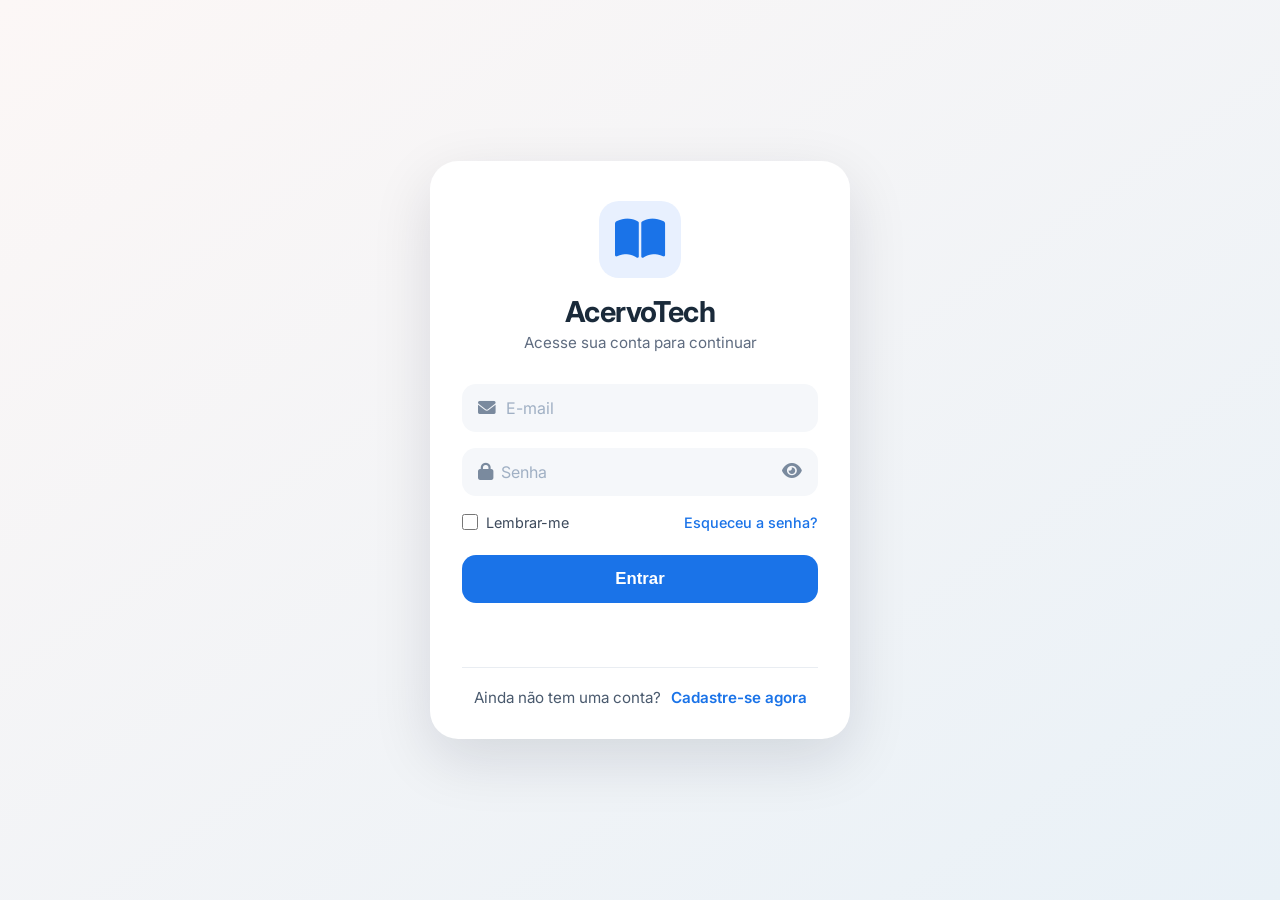
<file: ACERVO-TECH DIGITAL/pages/usuarios.html>
<!DOCTYPE html>
<html lang="pt-BR">
<head>
    <meta charset="UTF-8">
    <meta name="viewport" content="width=device-width, initial-scale=1.0">
    <title>Usuários - Biblioteca</title>
    <link rel="stylesheet" href="../css/estilo.css">
</head>
<body>
    <div class="container">
        <nav>
            <div class="logo">📚 Biblioteca</div>
            <div class="menu">
                <a href="dashboard.html">Dashboard</a>
                <a href="livros.html">Livros</a>
                <a href="usuarios.html" class="ativo">Usuários</a>
                <a href="emprestimos.html">Empréstimos</a>
                <a href="devolucoes.html">Devoluções</a>
                <a href="consultar.html">Consultar</a>
                <a href="relatorios.html">Relatórios</a>
            </div>
            <div class="usuario">
                <span id="nomeUsuario"></span>
                <button onclick="logout()">Sair</button>
            </div>
        </nav>

        <h2>Gerenciar Usuários</h2>
        <button onclick="abrirFormUsuario()" class="btn-primary" style="width:auto; margin-bottom:16px;">+ Novo Usuário</button>

        <div class="tabela-wrapper">
            <table>
                <thead><tr><th>ID</th><th>Nome</th><th>E-mail</th><th>Tipo</th><th>Ativo</th><th>Ações</th></tr></thead>
                <tbody id="tabelaUsuarios"></tbody>
            </table>
        </div>

        <div id="formUsuarioContainer" style="display:none; margin-top:20px;">
            <div class="form-padrao">
                <h3 id="formUsuarioTitulo">Cadastrar Usuário</h3>
                <form id="formUsuario">
                    <input type="hidden" id="usuarioId">
                    <div class="campo"><label>Nome</label><input type="text" id="nome" required></div>
                    <div class="campo"><label>E-mail</label><input type="email" id="email" required></div>
                    <div class="campo"><label>Tipo</label>
                        <select id="tipo"><option value="Aluno">Aluno</option><option value="Professor">Professor</option></select>
                    </div>
                    <div class="campo" style="display:flex; align-items:center; gap:10px;">
                        <input type="checkbox" id="ativo" checked>
                        <label for="ativo">Ativo</label>
                    </div>
                    <button type="submit">Salvar</button>
                    <button type="button" onclick="fecharFormUsuario()" style="background:#999; margin-top:10px;">Cancelar</button>
                </form>
            </div>
        </div>
    </div>

    <script src="../js/dados.js"></script>
    <script src="../js/auth.js"></script>
    <script src="../js/usuarios.js"></script>
    <script>
        document.addEventListener('DOMContentLoaded', function() {
            verificarAutenticacao();
            exibirUsuarioNoMenu();
            carregarTabelaUsuarios();
        });
    </script>
</body>
</html>
</file>
<file: ACERVO-TECH DIGITAL/css/estilo.css>
/* ===== RESET E BASE ===== */
* {
    margin: 0;
    padding: 0;
    box-sizing: border-box;
}

body {
    font-family: 'Inter', sans-serif;
    background: linear-gradient(145deg, #fcf7f6 0%, #e9f1f7 100%);
    min-height: 100vh;
    display: flex;
    align-items: center;
    justify-content: center;
    padding: 20px;
}

/* ===== LOGIN / CADASTRO ===== */
.login-wrapper {
    width: 100%;
    max-width: 420px;
}

.login-card {
    background: #ffffff;
    border-radius: 28px;
    box-shadow: 0 20px 60px rgba(0, 20, 40, 0.12);
    padding: 40px 32px 32px;
    transition: transform 0.2s ease;
}

.login-header {
    text-align: center;
    margin-bottom: 32px;
}

.login-icon {
    font-size: 2.8rem;
    color: #1a73e8;
    background: #e8f0fe;
    padding: 16px;
    border-radius: 20px;
    margin-bottom: 16px;
}

.login-header h1 {
    font-size: 1.8rem;
    font-weight: 700;
    color: #1a2a3a;
    letter-spacing: -0.02em;
}

.login-header p {
    color: #5f6c80;
    font-size: 0.95rem;
    margin-top: 4px;
}

.login-form .input-group {
    position: relative;
    margin-bottom: 16px;
    display: flex;
    align-items: center;
    background: #f5f7fa;
    border-radius: 14px;
    transition: background 0.2s, box-shadow 0.2s;
}

.login-form .input-group:focus-within {
    background: #ffffff;
    box-shadow: 0 0 0 3px rgba(26, 115, 232, 0.15);
}

.input-group i {
    color: #7a8a9e;
    font-size: 1.1rem;
    padding-left: 16px;
    min-width: 20px;
}

.input-group input {
    border: none;
    background: transparent;
    padding: 14px 12px;
    font-size: 1rem;
    width: 100%;
    outline: none;
    font-family: 'Inter', sans-serif;
}

.input-group input::placeholder {
    color: #a0b0c4;
}

.input-group .toggle-password {
    background: transparent;
    border: none;
    padding-right: 16px;
    color: #7a8a9e;
    cursor: pointer;
    font-size: 1.1rem;
}

.login-options {
    display: flex;
    justify-content: space-between;
    align-items: center;
    margin: 18px 0 24px;
    font-size: 0.9rem;
}

.remember-me {
    display: flex;
    align-items: center;
    gap: 8px;
    color: #3d4a5c;
    cursor: pointer;
}

.remember-me input[type="checkbox"] {
    width: 16px;
    height: 16px;
    accent-color: #1a73e8;
}

.forgot-link {
    color: #1a73e8;
    text-decoration: none;
    font-weight: 500;
}

.forgot-link:hover {
    text-decoration: underline;
}

.btn-primary {
    width: 100%;
    padding: 14px;
    background: #1a73e8;
    color: white;
    border: none;
    border-radius: 14px;
    font-size: 1.05rem;
    font-weight: 600;
    cursor: pointer;
    transition: background 0.25s, transform 0.1s;
}

.btn-primary:hover {
    background: #1557b0;
    transform: scale(1.01);
}

.error-message {
    color: #d32f2f;
    font-size: 0.9rem;
    text-align: center;
    margin-top: 12px;
    min-height: 24px;
}

.login-footer {
    text-align: center;
    margin-top: 28px;
    padding-top: 20px;
    border-top: 1px solid #e9edf2;
    font-size: 0.95rem;
}

.question {
    color: #4a5a6e;
    margin-right: 6px;
}

.register-link {
    color: #1a73e8;
    font-weight: 600;
    text-decoration: none;
}

.register-link:hover {
    text-decoration: underline;
}

/* ===== MENU E PÁGINAS INTERNAS ===== */
nav {
    background: rgb(255, 255, 255);
    box-shadow: 0 2px 8px rgba(0,0,0,0.08);
    padding: 12px 24px;
    display: flex;
    flex-wrap: wrap;
    justify-content: space-between;
    align-items: center;
    border-radius: 16px;
    margin-bottom: 30px;
}

nav .logo {
    font-size: 1.4rem;
    font-weight: 700;
    color: #1a3c5e;
}

nav .menu {
    display: flex;
    flex-wrap: wrap;
    gap: 12px;
}

nav .menu a {
    text-decoration: none;
    color: #3d4a5c;
    padding: 8px 14px;
    border-radius: 10px;
    font-weight: 500;
    transition: background 0.2s;
}

nav .menu a:hover,
nav .menu a.ativo {
    background: #e8f0fe;
    color: #1a73e8;
}

nav .usuario {
    display: flex;
    align-items: center;
    gap: 12px;
}

nav .usuario span {
    font-weight: 500;
}

nav .usuario button {
    background: #d32f2f;
    color: white;
    border: none;
    padding: 6px 16px;
    border-radius: 10px;
    cursor: pointer;
    font-weight: 500;
}

/* ===== CARDS E TABELAS ===== */
.card-grid {
    display: grid;
    grid-template-columns: repeat(auto-fit, minmax(180px, 1fr));
    gap: 20px;
    margin: 20px 0;
}

.card {
    background: white;
    padding: 20px;
    border-radius: 16px;
    box-shadow: 0 2px 12px rgba(0,0,0,0.04);
    text-align: center;
}

.card h3 {
    font-size: 0.95rem;
    color: #5f6c80;
}

.card .numero {
    font-size: 2.4rem;
    font-weight: 700;
    margin: 10px 0;
}

.card.primary .numero { color: #1a73e8; }
.card.success .numero { color: #2e7d32; }
.card.warning .numero { color: #f9a825; }
.card.danger .numero { color: #d32f2f; }

.tabela-wrapper {
    overflow-x: auto;
    background: white;
    border-radius: 16px;
    padding: 8px;
    box-shadow: 0 2px 8px rgba(0,0,0,0.04);
}

table {
    width: 100%;
    border-collapse: collapse;
    font-size: 0.95rem;
}

table th {
    background: #f5f7fa;
    text-align: left;
    padding: 12px 10px;
    font-weight: 600;
}

table td {
    padding: 10px;
    border-bottom: 1px solid #eee;
}

table .acoes button {
    padding: 4px 12px;
    border: none;
    border-radius: 8px;
    font-weight: 500;
    cursor: pointer;
    margin-right: 4px;
}

.btn-editar { background: #f9a825; color: #1a2a3a; }
.btn-excluir { background: #d32f2f; color: white; }
.btn-editar:hover { background: #f57f17; }
.btn-excluir:hover { background: #b71c1c; }

.form-padrao {
    background: white;
    padding: 24px;
    border-radius: 16px;
    box-shadow: 0 2px 8px rgba(0,0,0,0.04);
    max-width: 600px;
    margin: 20px 0;
}

.form-padrao button[type="submit"] {
    width: auto;
    padding: 10px 30px;
    background: #1a73e8;
    color: white;
    border: none;
    border-radius: 12px;
    font-weight: 600;
    cursor: pointer;
}

.busca {
    display: flex;
    gap: 12px;
    margin: 20px 0;
    flex-wrap: wrap;
}

.busca input {
    flex: 1;
    padding: 12px;
    border: 1px solid #dde3ed;
    border-radius: 14px;
    min-width: 200px;
    font-size: 1rem;
}

.busca button {
    padding: 12px 24px;
    border: none;
    border-radius: 14px;
    background: #1a73e8;
    color: white;
    font-weight: 600;
    cursor: pointer;
}

.alert {
    padding: 16px;
    border-radius: 12px;
    margin: 12px 0;
}

.status.ativo { color: #2e7d32; font-weight: 600; }
.status.atrasado { color: #d32f2f; font-weight: 600; }
.status.finalizado { color: #5f6c80; }

/* ===== RESPONSIVIDADE ===== */
@media (max-width: 768px) {
    nav {
        flex-direction: column;
        align-items: stretch;
        gap: 12px;
    }
    nav .menu {
        justify-content: center;
    }
    nav .usuario {
        justify-content: center;
    }
    .login-card {
        padding: 28px 20px;
    }
    .card-grid {
        grid-template-columns: 1fr 1fr;
    }
}

@media (max-width: 480px) {
    .card-grid {
        grid-template-columns: 1fr;
    }
    .busca {
        flex-direction: column;
    }
    .login-header h1 {
        font-size: 1.5rem;
    }
}
</file>
